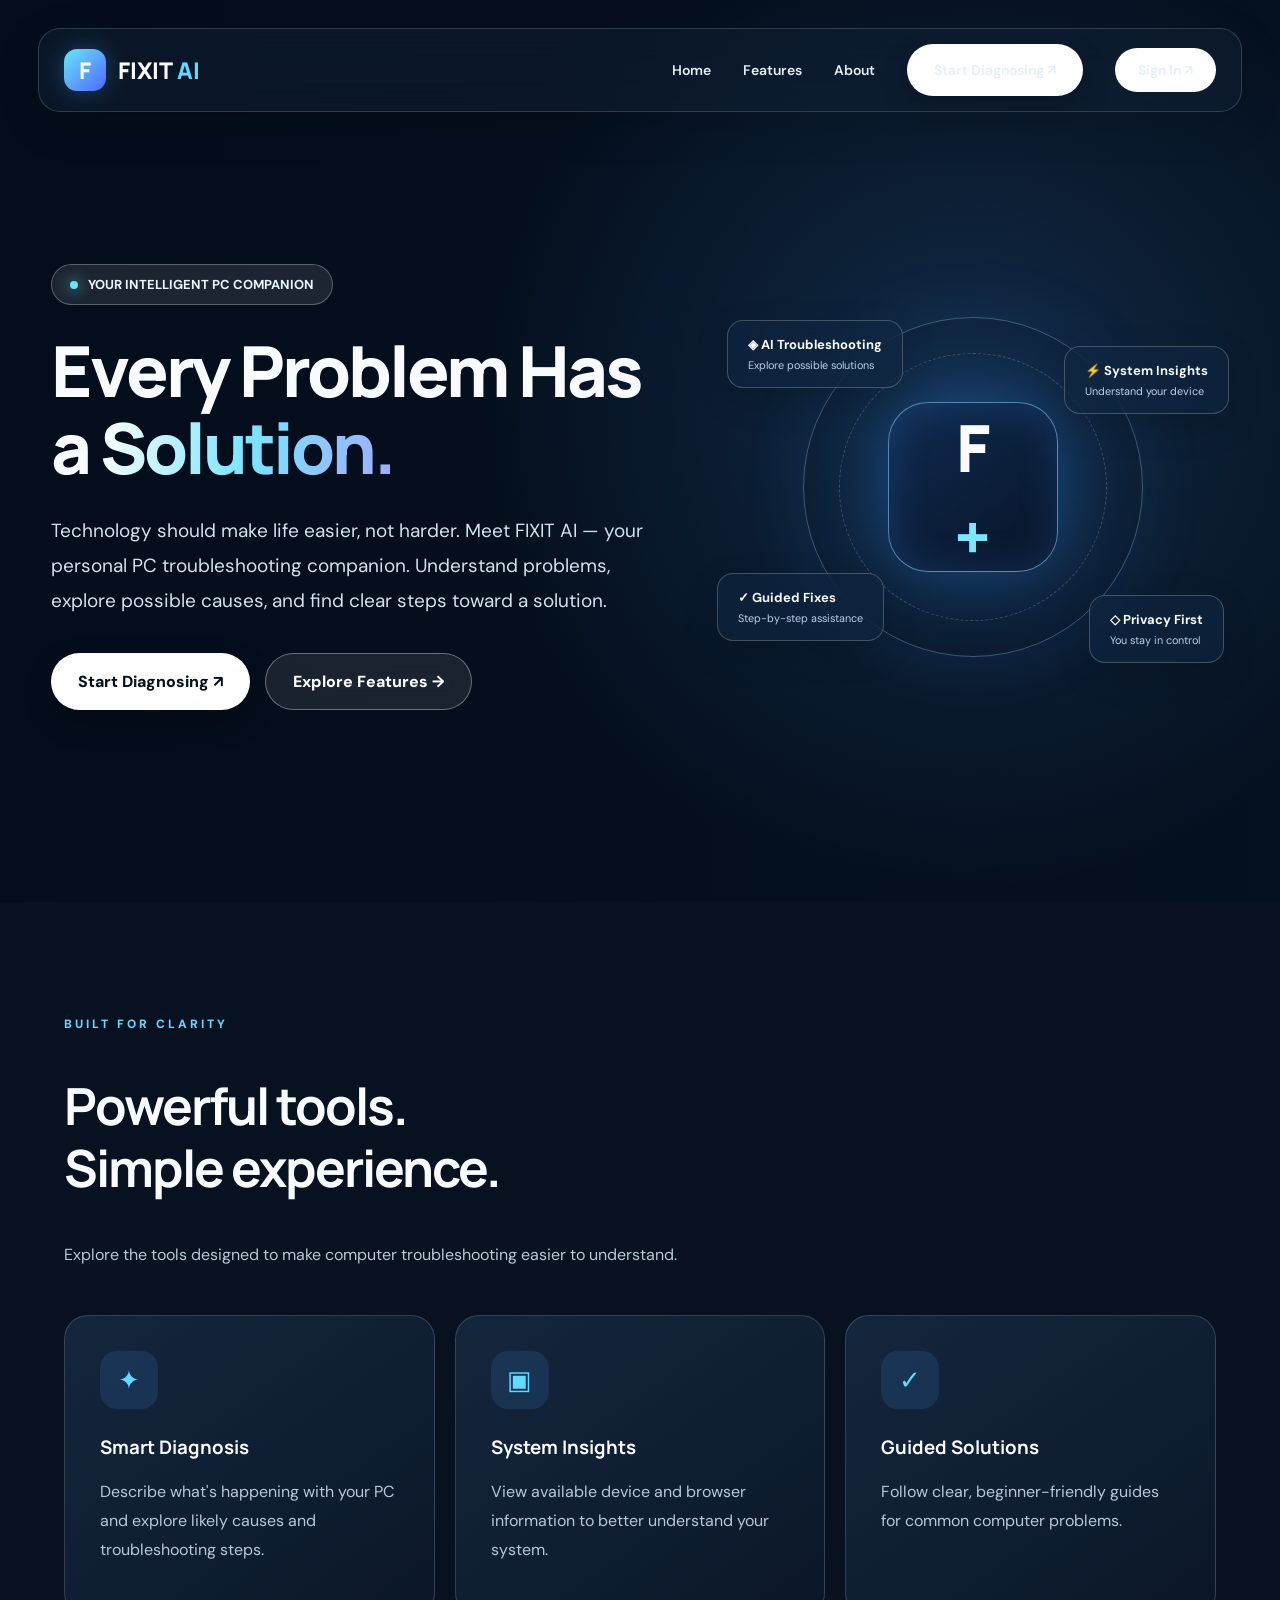
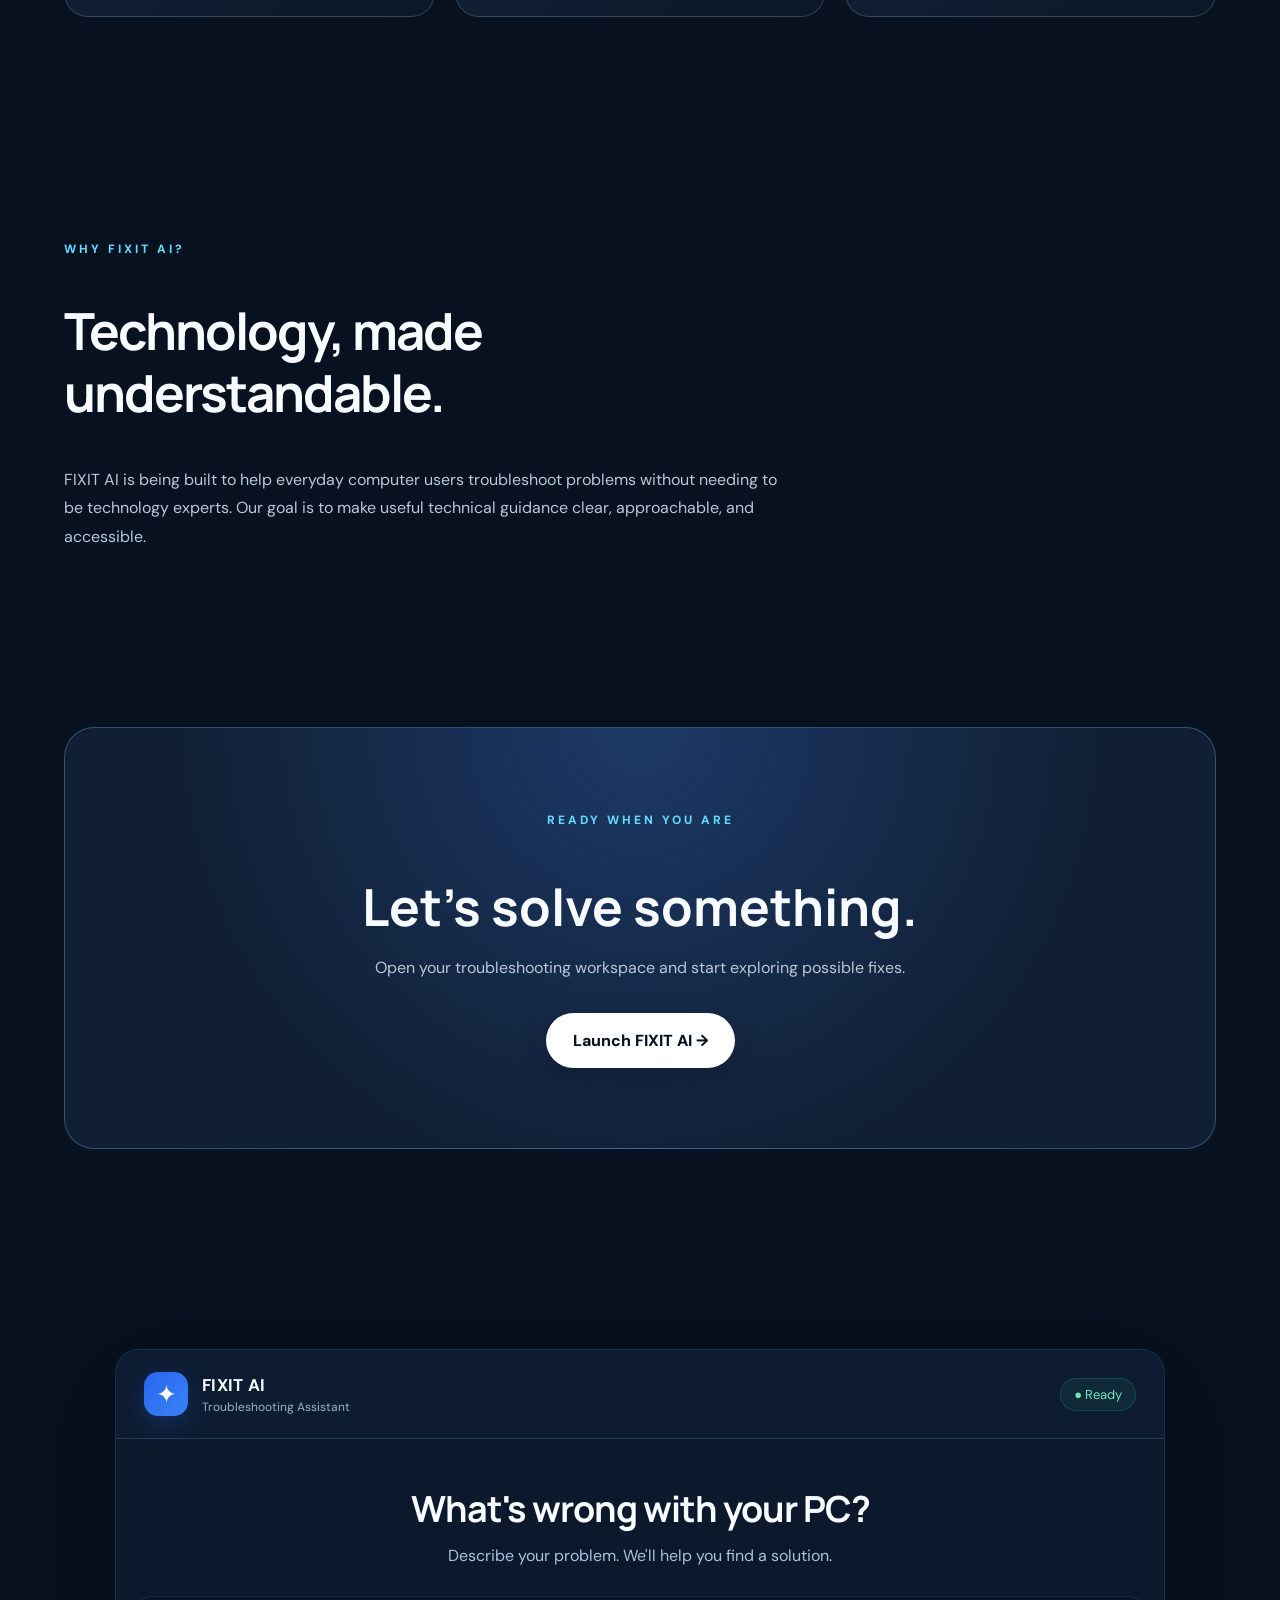
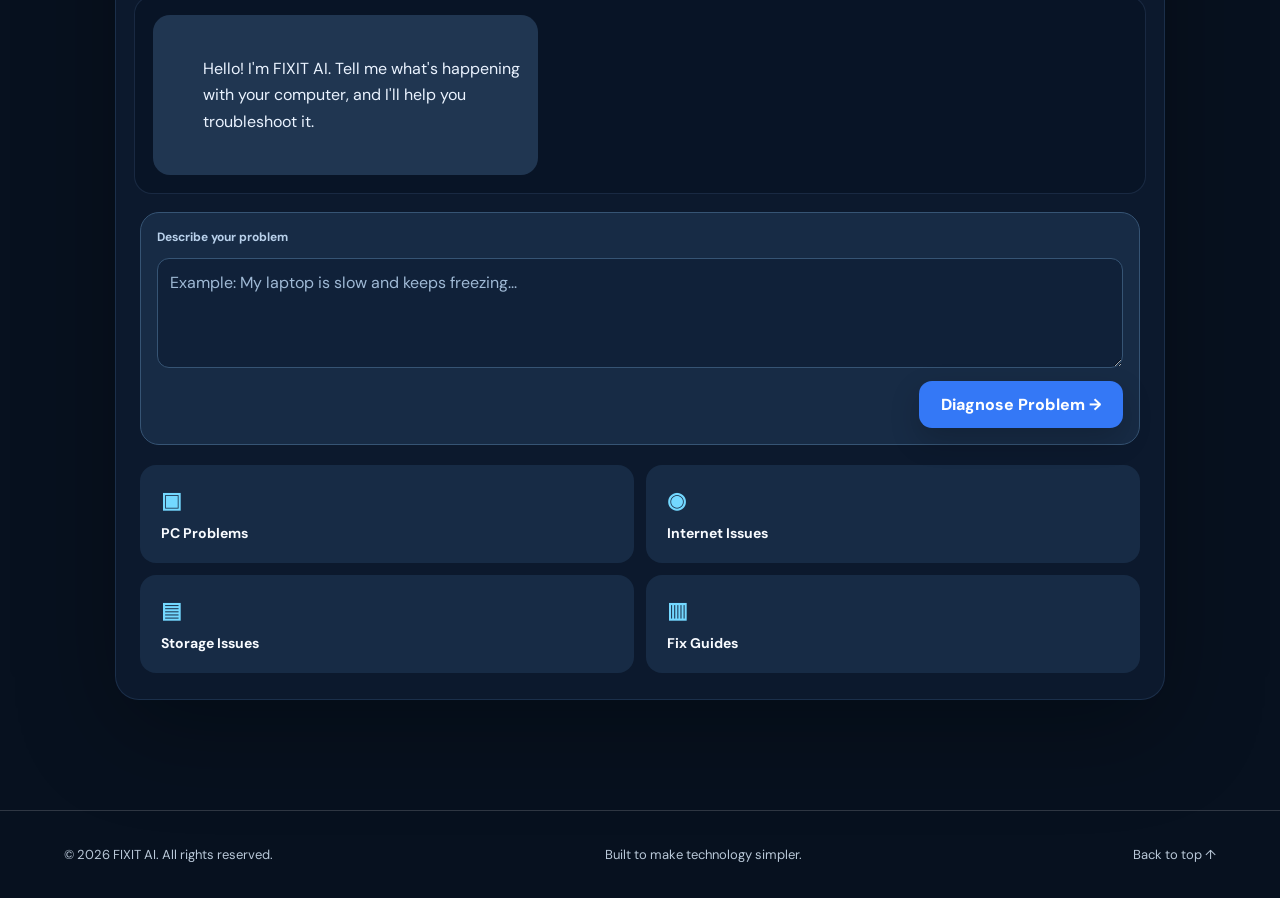
<file: index.html>
<!DOCTYPE html>
<html lang="en">
<head>
  <meta charset="UTF-8">
  <meta name="viewport" content="width=device-width, initial-scale=1">
  <meta name="theme-color" content="#07111f">
  <meta name="description" content="FIXIT AI helps you understand PC problems and find clear troubleshooting guidance.">
  <title>FIXIT AI — Every Problem Has a Solution</title>
  <link rel="stylesheet" href="home.css">
</head>
  <script src="assistant.js" defer></script>
<script src="mobile.js" defer></script>
<body>
  <header class="hero" id="home">
    <nav class="navbar" aria-label="Main navigation">
      <a href="#home" class="logo">
        <div class="logo-mark">F</div>
        <span>FIXIT <span>AI</span></span>
      </a>
<button class="menu-toggle"
        type="button"
        aria-label="Open navigation menu"
        aria-expanded="false"
        aria-controls="mobile-nav">
  ☰
</button>
      <div class="nav-links" id="mobile-nav">
        <a href="#home">Home</a>
        <a href="#features">Features</a>
        <a href="#about">About</a>
   <a href="#diagnose" class="btn btn-primary">
  Start Diagnosing ↗
</a>

      <a href="login.html" class="nav-cta">Sign In ↗</a>
    </nav>

    <div class="hero-content">
      <div>
        <div class="eyebrow">
          <span class="pulse"></span>
          YOUR INTELLIGENT PC COMPANION
        </div>

        <h1>
          Every Problem
          Has a
          <span class="gradient-text">Solution.</span>
        </h1>

        <p class="hero-description">
          Technology should make life easier, not harder.
          Meet FIXIT AI — your personal PC troubleshooting
          companion. Understand problems, explore possible
          causes, and find clear steps toward a solution.
        </p>

        <div class="hero-buttons">
          <a href="#diagnose" class="btn btn-primary">
            Start Diagnosing ↗
          </a>

          <a href="#features" class="btn btn-secondary">
            Explore Features →
          </a>
        </div>
      </div>

      <div class="visual" aria-label="FIXIT AI feature illustration">
        <div class="orbit"></div>
        <div class="ai-core">F<span>+</span></div>

        <div class="float-card card-one">
          ◈ AI Troubleshooting
          <small>Explore possible solutions</small>
        </div>

        <div class="float-card card-two">
          ⚡ System Insights
          <small>Understand your device</small>
        </div>

        <div class="float-card card-three">
          ✓ Guided Fixes
          <small>Step-by-step assistance</small>
        </div>

        <div class="float-card card-four">
          ◇ Privacy First
          <small>You stay in control</small>
        </div>
      </div>
    </div>
  </header>

  <main>
    <section class="section" id="features">
      <div class="section-heading">
        <span class="kicker">BUILT FOR CLARITY</span>
        <h2>Powerful tools.<br>Simple experience.</h2>
        <p>
          Explore the tools designed to make computer
          troubleshooting easier to understand.
        </p>
      </div>

      <div class="features">
        <article class="feature">
          <div class="feature-icon">✦</div>
          <h3>Smart Diagnosis</h3>
          <p>
            Describe what's happening with your PC
            and explore likely causes and troubleshooting steps.
          </p>
        </article>

        <article class="feature">
          <div class="feature-icon">▣</div>
          <h3>System Insights</h3>
          <p>
            View available device and browser information
            to better understand your system.
          </p>
        </article>

        <article class="feature">
          <div class="feature-icon">✓</div>
          <h3>Guided Solutions</h3>
          <p>
            Follow clear, beginner-friendly guides
            for common computer problems.
          </p>
        </article>
      </div>
    </section>

    <section class="section" id="about">
      <div class="section-heading">
        <span class="kicker">WHY FIXIT AI?</span>
        <h2>Technology, made understandable.</h2>
        <p>
          FIXIT AI is being built to help everyday
          computer users troubleshoot problems
          without needing to be technology experts.
          Our goal is to make useful technical
          guidance clear, approachable, and accessible.
        </p>
      </div>
    </section>

    <section class="cta-section">
      <span class="kicker">READY WHEN YOU ARE</span>
      <h2>Let's solve something.</h2>
      <p>
        Open your troubleshooting workspace and
        start exploring possible fixes.
      </p>
      <div class="hero-buttons" style="justify-content:center">
        <a href="#diagnose" class="btn btn-primary">
          Launch FIXIT AI →
        </a>
      </div>
    </section>
  </main>
  
<section class="section diagnosis-section" id="diagnose">
  <div class="section-heading">
    <span class="kicker">FIXIT AI ASSISTANT</span>
    <h2>What's wrong with your PC?</h2>
    <p>Describe your issue and explore possible solutions.</p>
  </div>

  <div class="diagnosis-box">
    <div class="assistant-heading">
      <div class="assistant-avatar">✦</div>
      <div>
        <strong>FIXIT AI</strong>
        <small>Troubleshooting Assistant</small>
      </div>
      <span class="assistant-status">● Ready</span>
    </div>


<div class="workspace-intro">
  <h2>What's wrong with your PC?</h2>
  <p>Describe your problem. We'll help you find a solution.</p>
</div>

<div id="chat-messages"
     class="chat-messages"
     role="log"
     aria-live="polite">

      <div class="chat-message assistant-message">
        Hello! I'm FIXIT AI. Tell me what's happening
        with your computer, and I'll help you
        troubleshoot it.
      </div>
    </div>

    <form id="diagnosis-form" class="chat-form">
      <label for="problem-input">Describe your problem</label>
      <textarea id="problem-input" rows="3"
        placeholder="Example: My laptop is slow and keeps freezing..."
        maxlength="1500" required></textarea>
      <button type="submit" class="btn btn-primary">
        Diagnose Problem →
      </button>
    </form>
  
<div class="quick-issues">
  <button class="quick-issue" type="button"
    data-problem="My PC is slow and freezing">
    <span class="quick-icon">▣</span>
    PC Problems
  </button>

  <button class="quick-issue" type="button"
    data-problem="My Wi-Fi or internet is not working">
    <span class="quick-icon">◉</span>
    Internet Issues
  </button>

  <button class="quick-issue" type="button"
    data-problem="My computer storage is full">
    <span class="quick-icon">▤</span>
    Storage Issues
  </button>

  <button class="quick-issue" type="button"
    data-problem="I need a troubleshooting guide">
    <span class="quick-icon">▥</span>
    Fix Guides
  </button>
</div>

  </div>
</section>


  <footer>
    <span>© 2026 FIXIT AI. All rights reserved.</span>
    <span>Built to make technology simpler.</span>
    <a href="#home">Back to top ↑</a>
  </footer>
</body>
</html>
</file>
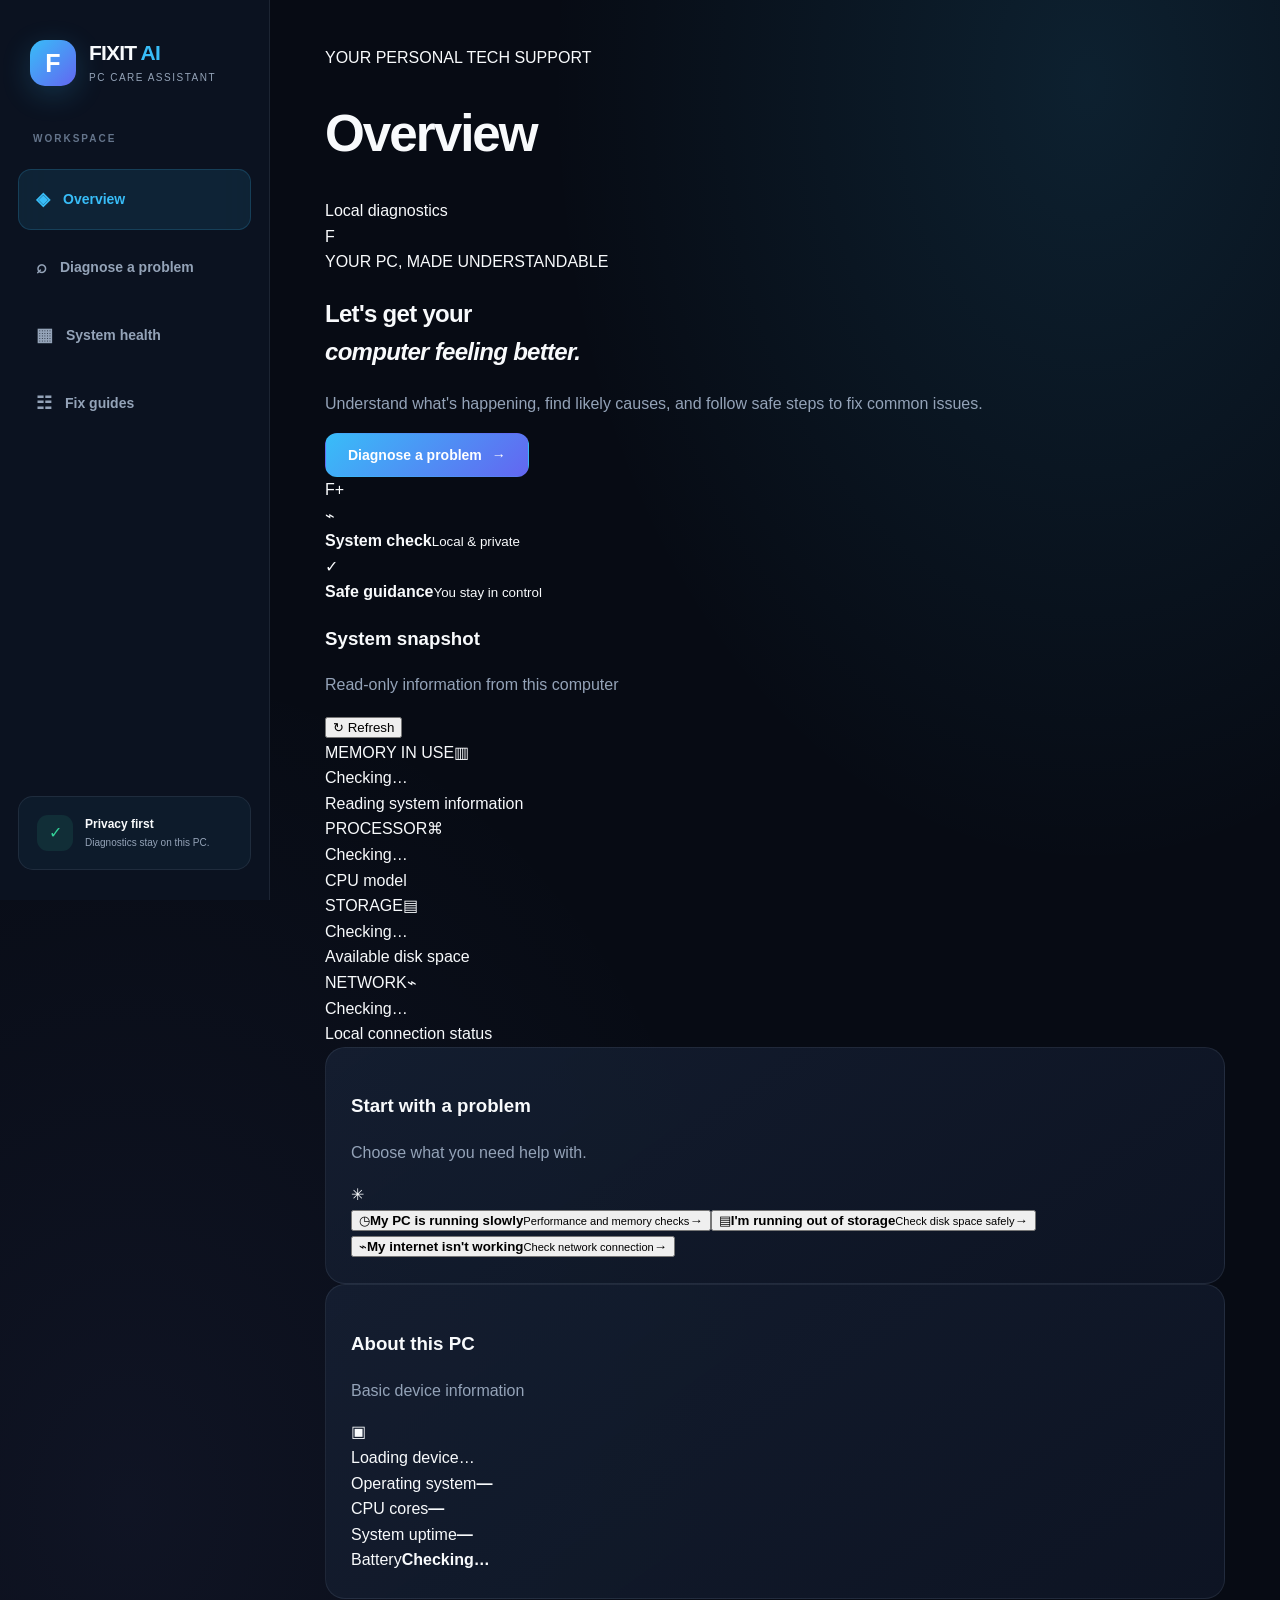
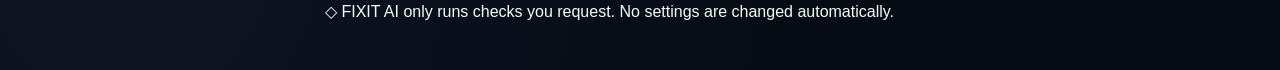
<file: dashboard.html>
<!doctype html>
<html lang="en">
<head>
  <meta charset="UTF-8">
  <meta http-equiv="Content-Security-Policy" content="default-src 'self'; style-src 'self'; script-src 'self'; img-src 'self' data:">
  <meta name="viewport" content="width=device-width, initial-scale=1.0">
  <title>FIXIT AI</title>
  <link rel="stylesheet" href="styles.css">
</head>
<body>
  <div class="app-shell">
    <aside class="sidebar">
      <div class="brand"><div class="brand-mark">F</div><div><strong>FIXIT<span> AI</span></strong><small>PC CARE ASSISTANT</small></div></div>
      <div class="nav-label">WORKSPACE</div>
      <button class="nav-item active" data-view="overview"><span>◈</span> Overview</button>
      <button class="nav-item" data-view="diagnose"><span>⌕</span> Diagnose a problem</button>
      <button class="nav-item" data-view="system"><span>▦</span> System health</button>
      <button class="nav-item" data-view="guides"><span>☷</span> Fix guides</button>
      <div class="sidebar-bottom"><div class="privacy-icon">✓</div><div><b>Privacy first</b><small>Diagnostics stay on this PC.</small></div></div>
    </aside>
    <main class="main">
      <header class="topbar"><div><div class="eyebrow">YOUR PERSONAL TECH SUPPORT</div><h1 id="page-title">Overview</h1></div><div class="top-right"><span class="status-dot"></span><span>Local diagnostics</span><div class="avatar">F</div></div></header>
      <section class="view active" id="view-overview">
        <div class="hero"><div class="hero-content"><div class="pill"><span class="pulse"></span> YOUR PC, MADE UNDERSTANDABLE</div><h2>Let's get your<br><em>computer feeling better.</em></h2><p>Understand what's happening, find likely causes, and follow safe steps to fix common issues.</p><button class="primary" data-go="diagnose">Diagnose a problem <span>→</span></button></div><div class="hero-art"><div class="orbit orbit-one"></div><div class="orbit orbit-two"></div><div class="core"><div class="core-inner">F<span>+</span></div></div><div class="float-card card-a"><span class="tiny-icon">⌁</span><div><b>System check</b><small>Local & private</small></div></div><div class="float-card card-b"><span class="check-circle">✓</span><div><b>Safe guidance</b><small>You stay in control</small></div></div></div></div>
        <div class="section-heading"><div><h3>System snapshot</h3><p>Read-only information from this computer</p></div><button class="text-button" id="refresh">↻ Refresh</button></div>
        <div class="metric-grid">
          <article class="metric"><div class="metric-top"><span>MEMORY IN USE</span><span class="metric-symbol">▥</span></div><div class="metric-value" id="ram-value">Checking…</div><div class="metric-note" id="ram-note">Reading system information</div><div class="progress"><span id="ram-bar"></span></div></article>
          <article class="metric"><div class="metric-top"><span>PROCESSOR</span><span class="metric-symbol">⌘</span></div><div class="metric-value" id="cpu-value">Checking…</div><div class="metric-note" id="cpu-note">CPU model</div></article>
          <article class="metric"><div class="metric-top"><span>STORAGE</span><span class="metric-symbol">▤</span></div><div class="metric-value" id="disk-value">Checking…</div><div class="metric-note" id="disk-note">Available disk space</div></article>
          <article class="metric"><div class="metric-top"><span>NETWORK</span><span class="metric-symbol">⌁</span></div><div class="metric-value" id="net-value">Checking…</div><div class="metric-note" id="net-note">Local connection status</div></article>
        </div>
        <div class="bottom-grid"><article class="panel"><div class="panel-title"><div><h3>Start with a problem</h3><p>Choose what you need help with.</p></div><span class="panel-icon">✳</span></div><div class="problem-list"><button class="problem" data-problem="slow"><span class="problem-ico amber">◷</span><span><b>My PC is running slowly</b><small>Performance and memory checks</small></span><span class="arrow">→</span></button><button class="problem" data-problem="storage"><span class="problem-ico blue">▤</span><span><b>I'm running out of storage</b><small>Check disk space safely</small></span><span class="arrow">→</span></button><button class="problem" data-problem="wifi"><span class="problem-ico violet">⌁</span><span><b>My internet isn't working</b><small>Check network connection</small></span><span class="arrow">→</span></button></div></article><article class="panel pc-panel"><div class="panel-title"><div><h3>About this PC</h3><p>Basic device information</p></div><span class="panel-icon">▣</span></div><div class="device-name" id="device-name">Loading device…</div><div class="info-row"><span>Operating system</span><b id="os-name">—</b></div><div class="info-row"><span>CPU cores</span><b id="cores">—</b></div><div class="info-row"><span>System uptime</span><b id="uptime">—</b></div><div class="info-row"><span>Battery</span><b id="battery">Checking…</b></div></article></div>
        <div class="footer-note"><span>◇</span> FIXIT AI only runs checks you request. No settings are changed automatically.</div>
      </section>
      <section class="view" id="view-diagnose">
        <div class="page-intro"><div class="pill"><span class="pulse"></span> GUIDED TROUBLESHOOTING</div><h2>What seems to be the problem?</h2><p>Choose an issue to get safe, beginner-friendly steps. This version uses built-in guides and local diagnostics; AI chat is not connected yet.</p></div>
        <div class="diagnose-grid">
          <button class="diagnose-card" data-problem="slow"><span class="big-ico amber">◷</span><h3>My PC is slow</h3><p>Check memory, uptime and common causes of sluggish performance.</p><span class="card-link">Start diagnosis →</span></button>
          <button class="diagnose-card" data-problem="storage"><span class="big-ico blue">▤</span><h3>Storage is full</h3><p>Check available drive space and learn safe ways to free space.</p><span class="card-link">Start diagnosis →</span></button>
          <button class="diagnose-card" data-problem="wifi"><span class="big-ico violet">⌁</span><h3>Wi-Fi or internet</h3><p>Check whether Windows reports a local network connection.</p><span class="card-link">Start diagnosis →</span></button>
        </div>
        <div id="diagnosis-result" class="panel diagnosis-result hidden"></div>
        <div class="panel custom-problem"><div class="panel-title"><div><h3>Describe another issue</h3><p>This prototype can save your description locally in the current screen and offer general next steps.</p></div></div><textarea id="custom-text" placeholder="Example: My laptop fan is loud and the computer feels hot…"></textarea><button class="primary" id="custom-submit">Get safe first steps <span>→</span></button><div id="custom-result" class="custom-result hidden"></div></div>
      </section>
      <section class="view" id="view-system">
        <div class="page-intro"><div class="pill"><span class="pulse"></span> READ-ONLY CHECKS</div><h2>System health</h2><p>Real local metrics where supported. This page does not run repairs or change settings.</p></div>
        <div class="system-layout"><div class="panel"><div class="panel-title"><div><h3>Memory</h3><p>Current system memory snapshot</p></div></div><div class="large-stat" id="sys-ram">—</div><div class="progress"><span id="sys-ram-bar"></span></div><div class="info-row"><span>In use</span><b id="sys-ram-used">—</b></div><div class="info-row"><span>Available</span><b id="sys-ram-free">—</b></div><div class="info-row"><span>Total installed/visible</span><b id="sys-ram-total">—</b></div></div><div class="panel"><div class="panel-title"><div><h3>Disk volumes</h3><p>Space on local drives</p></div></div><div id="disk-list" class="disk-list">Loading drives…</div></div><div class="panel full"><div class="panel-title"><div><h3>Network interfaces</h3><p>Local IPv4 addresses; no internet speed test is performed.</p></div></div><div id="network-list">Checking network…</div></div></div>
        <div class="actions-row"><button class="secondary" id="save-report">↓ Save diagnostic report</button><button class="secondary" id="system-refresh">↻ Refresh checks</button></div><div id="report-status" class="subtle"></div>
      </section>
      <section class="view" id="view-guides">
        <div class="page-intro"><div class="pill"><span class="pulse"></span> SIMPLE STEPS, NO GUESSWORK</div><h2>Fix guides</h2><p>Start with low-risk checks. Stop if a step doesn't match what you see.</p></div>
        <div class="guides-grid">
          <article class="panel guide"><div class="guide-head"><span class="big-ico amber">◷</span><span class="tag">PERFORMANCE</span></div><h3>When your PC feels slow</h3><ol><li>Save your work and restart if you have not restarted recently.</li><li>Open Task Manager with <kbd>Ctrl</kbd> + <kbd>Shift</kbd> + <kbd>Esc</kbd>.</li><li>On the Processes tab, check which apps use the most CPU or memory.</li><li>Close only apps you recognize and are not using.</li><li>Check available storage in Windows Settings.</li></ol><button class="text-button" data-problem="slow">Check my system →</button></article>
          <article class="panel guide"><div class="guide-head"><span class="big-ico blue">▤</span><span class="tag">STORAGE</span></div><h3>When storage is nearly full</h3><ol><li>Open Settings → System → Storage.</li><li>Review temporary files before removing anything.</li><li>Use Windows Storage Sense if appropriate.</li><li>Back up important files before moving or deleting them.</li><li>Never delete unfamiliar system folders to free space.</li></ol><button class="text-button" data-problem="storage">Check my drives →</button></article>
          <article class="panel guide"><div class="guide-head"><span class="big-ico violet">⌁</span><span class="tag">CONNECTIVITY</span></div><h3>When Wi-Fi or internet fails</h3><ol><li>Check whether other devices can access the internet.</li><li>Confirm Wi-Fi is enabled and airplane mode is off.</li><li>Reconnect to your known network.</li><li>Restart the router only if you can safely do so and others are aware.</li><li>If it still fails, note any exact error message before changing settings.</li></ol><button class="text-button" data-problem="wifi">Check network →</button></article>
        </div>
        <div class="footer-note"><span>i</span> These are general first steps, not a guarantee of a diagnosis. Never share passwords or verification codes with support tools.</div>
      </section>
    </main>
  </div>
  <script src="renderer.js"></script>
</body>
</html>
</file>
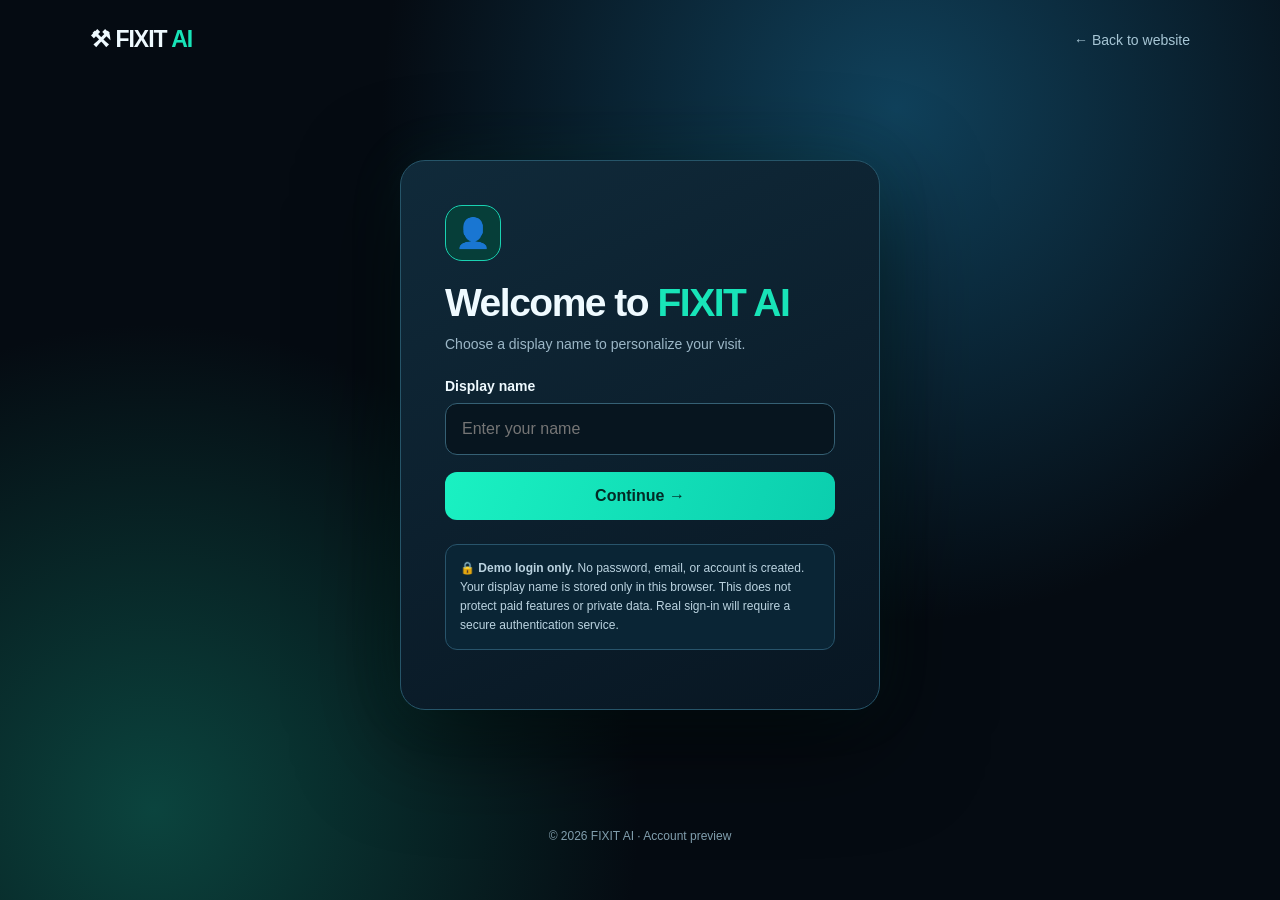
<file: login.html>
<!doctype html><html lang="en"><head><meta charset="utf-8"><meta name="viewport" content="width=device-width,initial-scale=1"><meta name="theme-color" content="#061019"><title>Log in · FIXIT AI</title><style>
:root{color-scheme:dark;--mint:#18e4b8;--text:#effaff;--muted:#9cb7c7}*{box-sizing:border-box}body{margin:0;min-height:100vh;font-family:Inter,Segoe UI,Arial,sans-serif;color:var(--text);background:radial-gradient(circle at 70% 12%,#10415b 0,transparent 43%),radial-gradient(circle at 12% 90%,#0b443e 0,transparent 35%),#050b12}a{color:inherit}.top{display:flex;align-items:center;justify-content:space-between;padding:26px max(24px,calc((100vw - 1100px)/2));gap:20px}.logo{text-decoration:none;font-weight:900;font-size:23px;letter-spacing:-1px}.logo span,.accent{color:var(--mint)}.back{color:#a7c6d5;font-size:14px;text-decoration:none}.back:hover{color:var(--mint)}main{min-height:calc(100vh - 150px);display:grid;place-items:center;padding:32px 18px 70px}.box{width:min(100%,480px);background:linear-gradient(155deg,#102a3a,#081622);border:1px solid #265569;border-radius:25px;padding:clamp(26px,5vw,44px);box-shadow:0 30px 100px #0009,0 0 60px #0ccaa914}.icon{width:56px;height:56px;border-radius:17px;background:#063e39;border:1px solid #1ad2b2;display:grid;place-items:center;font-size:29px;margin-bottom:20px}h1{font-size:clamp(30px,5vw,39px);letter-spacing:-1.5px;margin:0 0 8px}p{color:var(--muted);line-height:1.65;margin:0 0 22px;font-size:14px}label{display:block;font-size:14px;font-weight:750;margin-bottom:9px}input{width:100%;background:#07151f;border:1px solid #356074;border-radius:12px;padding:16px;color:white;font:inherit;outline:none}input:focus{border-color:var(--mint);box-shadow:0 0 0 3px #18e4b822}button{width:100%;border:0;border-radius:12px;background:linear-gradient(110deg,#1af1c2,#0bceae);color:#032a26;padding:15px;margin-top:17px;font:inherit;font-weight:850;cursor:pointer}button:hover{filter:brightness(1.08)}.notice{margin-top:24px;border:1px solid #28546b;background:#0a2535;padding:14px;border-radius:12px;font-size:12px;color:#bbd3e0;line-height:1.6}.status{margin:15px 0 0;color:var(--mint);font-size:14px}.hide{display:none}.secondary{background:transparent;border:1px solid #31576a;color:#e5f9ff;margin-top:10px}footer{text-align:center;color:#819ead;font-size:12px;padding:0 20px 24px}@media(max-width:520px){.top{padding:20px}.box{border-radius:18px}}
</style></head><body><header class="top"><a class="logo" href="index.html">⚒ FIXIT <span>AI</span></a><a class="back" href="index.html">← Back to website</a></header><main><section class="box"><div class="icon">👤</div><div id="entry"><h1>Welcome to <span class="accent">FIXIT AI</span></h1><p>Choose a display name to personalize your visit.</p><form id="nameForm"><label for="name">Display name</label><input id="name" type="text" minlength="2" maxlength="30" autocomplete="nickname" placeholder="Enter your name" required><button type="submit">Continue →</button></form></div><div id="welcome" class="hide"><h1>You're in, <span class="accent" id="shown"></span>!</h1><p>This is a preview of the future FIXIT AI account experience.</p><a href="index.html" style="text-decoration:none"><button type="button">Go to FIXIT AI →</button></a><button id="logout" class="secondary" type="button">Clear this device's display name</button></div><div class="notice">🔒 <strong>Demo login only.</strong> No password, email, or account is created. Your display name is stored only in this browser. This does not protect paid features or private data. Real sign-in will require a secure authentication service.</div><div class="status" id="status" role="status"></div></section></main><footer>© 2026 FIXIT AI · Account preview</footer><script>
const entry=document.getElementById('entry'),welcome=document.getElementById('welcome'),shown=document.getElementById('shown'),status=document.getElementById('status');function render(){let n='';try{n=localStorage.getItem('fixit_demo_name')||''}catch(e){status.textContent='Browser storage is disabled; the name may not be saved.'}entry.classList.toggle('hide',!!n);welcome.classList.toggle('hide',!n);shown.textContent=n}document.getElementById('nameForm').addEventListener('submit',e=>{e.preventDefault();const n=document.getElementById('name').value.trim();if(n.length<2)return;try{localStorage.setItem('fixit_demo_name',n)}catch(e){status.textContent='Your browser could not save the name.'}render()});document.getElementById('logout').addEventListener('click',()=>{try{localStorage.removeItem('fixit_demo_name')}catch(e){}render()});render();
</script></body></html>
</file>
<file: home.css>
@import url('https://fonts.googleapis.com/css2?family=DM+Sans:wght@400;500;600;700&family=Manrope:wght@400;500;600;700;800&display=swap');

:root {
  --bg: #07111f;
  --white: #f8fbff;
  --muted: #b9c8d8;
  --cyan: #63d9ff;
  --blue: #477dff;
  --border: rgba(255,255,255,.16);
}

* { box-sizing: border-box; }

html { scroll-behavior: smooth; }

body {
  margin: 0;
  background: var(--bg);
  color: var(--white);
  font-family: 'DM Sans', sans-serif;
}

button, a { font: inherit; }
a { text-decoration: none; color: inherit; }

.hero {
  min-height: 100vh;
  position: relative;
  overflow: hidden;
  background:
    linear-gradient(90deg,
      rgba(3,12,26,.83),
      rgba(3,15,31,.38)),
    linear-gradient(0deg,
      #07111f 0%, transparent 40%),
    url('https://images.unsplash.com/photo-1464822759023-fed622ff2c3b?auto=format&fit=crop&w=2200&q=85')
    center/cover no-repeat;
}

.hero::before {
  content: '';
  position: absolute;
  inset: 0;
  background: radial-gradient(
    circle at 75% 45%,
    rgba(72,165,255,.18),
    transparent 45%
  );
  pointer-events: none;
}

.navbar {
  position: relative;
  z-index: 10;
  width: min(94%, 1450px);
  margin: 28px auto 0;
  padding: 15px 25px;
  display: flex;
  align-items: center;
  justify-content: space-between;
  gap: 25px;
  border: 1px solid var(--border);
  border-radius: 22px;
  background: rgba(17,34,54,.48);
  backdrop-filter: blur(24px);
  box-shadow: 0 12px 45px rgba(0,0,0,.12);
}

.logo {
  display: flex;
  align-items: center;
  gap: 12px;
  font-family: Manrope, sans-serif;
  font-size: 23px;
  font-weight: 800;
  white-space: nowrap;
}

.logo-mark {
  width: 42px;
  height: 42px;
  display: grid;
  place-items: center;
  border-radius: 13px;
  background: linear-gradient(135deg,#67e8f9,#5266ff);
  box-shadow: 0 0 25px rgba(90,174,255,.3);
}

.logo span span { color: var(--cyan); }

.nav-links {
  display: flex;
  align-items: center;
  gap: 32px;
}

.nav-links a {
  font-size: 14px;
  font-weight: 600;
  color: #e5eef9;
  transition: color .25s;
}

.nav-links a:hover { color: var(--cyan); }

.nav-cta {
  padding: 13px 23px;
  border-radius: 30px;
  background: white;
  color: #07111f;
  font-weight: 800;
  white-space: nowrap;
}

.hero-content {
  position: relative;
  z-index: 2;
  width: min(92%, 1380px);
  margin: auto;
  min-height: calc(100vh - 110px);
  display: grid;
  grid-template-columns: 1.1fr .9fr;
  align-items: center;
  gap: 40px;
  padding: 75px 0 115px;
}

.eyebrow {
  display: inline-flex;
  align-items: center;
  gap: 10px;
  padding: 11px 18px;
  border: 1px solid rgba(255,255,255,.28);
  border-radius: 40px;
  background: rgba(255,255,255,.1);
  backdrop-filter: blur(12px);
  color: #e8f7ff;
  font-size: 13px;
  font-weight: 700;
}

.pulse {
  width: 8px;
  height: 8px;
  border-radius: 50%;
  background: #67e8f9;
  box-shadow: 0 0 15px #67e8f9;
}

h1, h2, h3 {
  font-family: Manrope, sans-serif;
}

h1 {
  margin: 27px 0;
  max-width: 850px;
  font-size: clamp(44px,5.5vw,88px);
  line-height: 1.09;
  letter-spacing: -3px;
  font-weight: 800;
}

.gradient-text {
  background: linear-gradient(100deg,#fff,#7be4ff,#9eabff);
  -webkit-background-clip: text;
  background-clip: text;
  color: transparent;
}

.hero-description {
  max-width: 600px;
  font-size: clamp(16px,1.5vw,19px);
  line-height: 1.85;
  color: #d3e0ee;
}

.hero-buttons {
  display: flex;
  flex-wrap: wrap;
  gap: 15px;
  margin-top: 35px;
}

.btn {
  display: inline-flex;
  align-items: center;
  justify-content: center;
  gap: 12px;
  padding: 17px 27px;
  border-radius: 40px;
  font-weight: 800;
  transition: transform .25s, box-shadow .25s;
}

.btn:hover { transform: translateY(-4px); }

.btn-primary {
  background: white;
  color: #07111f;
  box-shadow: 0 12px 30px rgba(0,0,0,.2);
}

.btn-secondary {
  color: white;
  border: 1px solid rgba(255,255,255,.35);
  background: rgba(255,255,255,.09);
  backdrop-filter: blur(12px);
}

.visual {
  position: relative;
  min-height: 440px;
  display: grid;
  place-items: center;
}

.orbit {
  position: absolute;
  width: 340px;
  height: 340px;
  border: 1px solid rgba(173,226,255,.3);
  border-radius: 50%;
  box-shadow: 0 0 70px rgba(66,157,255,.1);
}

.orbit::after {
  content: '';
  position: absolute;
  inset: 35px;
  border: 1px dashed rgba(255,255,255,.2);
  border-radius: 50%;
  animation: rotate 35s linear infinite;
}

.ai-core {
  position: relative;
  z-index: 2;
  width: 170px;
  height: 170px;
  display: grid;
  place-items: center;
  border-radius: 40px;
  background: linear-gradient(145deg,#102b50,#071326);
  border: 1px solid rgba(130,210,255,.6);
  box-shadow:
    0 0 75px rgba(47,148,255,.38),
    inset 0 0 40px rgba(65,145,255,.2);
  font: 800 65px Manrope,sans-serif;
  animation: float 6s ease-in-out infinite;
}

.ai-core span { color: #7de6ff; }

.float-card {
  position: absolute;
  z-index: 3;
  padding: 15px 20px;
  border: 1px solid rgba(255,255,255,.22);
  border-radius: 16px;
  background: rgba(16,38,64,.58);
  backdrop-filter: blur(18px);
  box-shadow: 0 12px 35px rgba(0,0,0,.15);
  font-size: 13px;
  font-weight: 700;
  animation: float 6s ease-in-out infinite;
}

.float-card small {
  display: block;
  margin-top: 5px;
  color: #b7d1e7;
  font-weight: 400;
}

.card-one { top: 12%; left: 2%; }
.card-two { top: 18%; right: 0; animation-delay: -2s; }
.card-three { bottom: 15%; left: 0; animation-delay: -4s; }
.card-four { bottom: 10%; right: 1%; animation-delay: -1s; }

.section {
  padding: 110px max(5%,calc((100vw - 1300px)/2));
}

.section-heading {
  max-width: 720px;
  margin-bottom: 45px;
}

.section-heading h2 {
  font-size: clamp(32px,4vw,56px);
  letter-spacing: -2px;
  line-height: 1.2;
}

.section-heading p {
  color: var(--muted);
  line-height: 1.8;
}

.kicker {
  color: var(--cyan);
  font-size: 12px;
  font-weight: 800;
  letter-spacing: 3px;
}

.features {
  display: grid;
  grid-template-columns: repeat(3,1fr);
  gap: 20px;
}

.feature {
  padding: 35px;
  border: 1px solid var(--border);
  border-radius: 24px;
  background: linear-gradient(145deg,#14263d,#0b1728);
  transition: transform .3s, border-color .3s;
}

.feature:hover {
  transform: translateY(-7px);
  border-color: rgba(99,217,255,.5);
}

.feature-icon {
  width: 58px;
  height: 58px;
  display: grid;
  place-items: center;
  border-radius: 17px;
  background: rgba(74,163,255,.13);
  color: var(--cyan);
  font-size: 26px;
}

.feature h3 { margin-top: 25px; }
.feature p { color: var(--muted); line-height: 1.8; }

.cta-section {
  margin: 20px auto 90px;
  width: min(90%,1300px);
  padding: 80px 35px;
  text-align: center;
  border: 1px solid rgba(118,202,255,.3);
  border-radius: 30px;
  background:
    radial-gradient(circle at 50% 0%,rgba(64,135,255,.25),transparent 65%),
    #101f34;
}

.cta-section h2 {
  font-size: clamp(30px,4vw,55px);
  margin-bottom: 15px;
}

.cta-section p { color: var(--muted); }

footer {
  padding: 35px 5%;
  display: flex;
  justify-content: space-between;
  flex-wrap: wrap;
  gap: 20px;
  border-top: 1px solid var(--border);
  color: var(--muted);
  font-size: 13px;
}

@keyframes float {
  0%,100% { transform: translateY(0); }
  50% { transform: translateY(-14px); }
}

@keyframes rotate {
  to { transform: rotate(360deg); }
}

@media(max-width:1050px) {
  .nav-links { gap: 15px; }
  .hero-content { grid-template-columns: 1fr; }
  .visual { min-height: 390px; }
}

@media(max-width:700px) {
  .navbar { flex-wrap: wrap; padding: 15px; }
  .nav-links {
    order: 3;
    width: 100%;
    justify-content: center;
    flex-wrap: wrap;
    gap: 15px;
  }
  .nav-cta { padding: 10px 16px; }
  .hero-content { padding: 75px 0; }
  h1 { letter-spacing: -2px; }
  .features { grid-template-columns: 1fr; }
  .visual { transform: scale(.82); margin: -30px 0; }
  .section { padding: 75px 6%; }
  .cta-section { padding: 55px 22px; }
}
@media (prefers-reduced-motion: reduce) {
  *, *::before, *::after {
    animation: none !important;
    scroll-behavior: auto !important;
  }
}
    
/* FIXIT AI — Diagnosis Assistant */

.diagnosis-section {
  scroll-margin-top: 30px;
}

.diagnosis-box {
  max-width: 900px;
  margin: auto;
  overflow: hidden;
  border: 1px solid rgba(120, 200, 255, .25);
  border-radius: 26px;
  background: #101e31;
  box-shadow: 0 25px 90px rgba(0, 0, 0, .25);
}

.assistant-heading {
  display: flex;
  align-items: center;
  gap: 15px;
  padding: 23px;
  border-bottom: 1px solid rgba(255,255,255,.1);
}

.assistant-avatar {
  width: 48px;
  height: 48px;
  display: grid;
  place-items: center;
  border-radius: 15px;
  background: linear-gradient(135deg,#38bdf8,#6366f1);
  font-size: 25px;
}

.assistant-heading strong,
.assistant-heading small {
  display: block;
}

.assistant-heading small {
  color: #9db3c9;
  margin-top: 3px;
}

.assistant-status {
  margin-left: auto;
  color: #6ee7b7;
  font-size: 13px;
}

.chat-messages {
  min-height: 280px;
  max-height: 450px;
  overflow-y: auto;
  padding: 28px;
  display: flex;
  flex-direction: column;
  gap: 17px;
}

.chat-message {
  max-width: 85%;
  padding: 16px 20px;
  border-radius: 18px;
  line-height: 1.75;
  white-space: pre-wrap;
  overflow-wrap: anywhere;
}

.assistant-message {
  align-self: flex-start;
  background: #1c3049;
  color: #e9f3ff;
}

.user-message {
  align-self: flex-end;
  background: linear-gradient(135deg,#2563eb,#4f46e5);
  color: white;
}

.chat-form {
  display: flex;
  flex-direction: column;
  gap: 13px;
  padding: 25px;
  border-top: 1px solid rgba(255,255,255,.1);
}

.chat-form label {
  font-size: 13px;
  color: #b9c8d8;
}

.chat-form textarea {
  width: 100%;
  padding: 18px;
  resize: vertical;
  background: #0b1728;
  border: 1px solid #344a65;
  border-radius: 15px;
  color: white;
  font: inherit;
  outline: none;
}

.chat-form textarea:focus {
  border-color: #63d9ff;
}

.chat-form button {
  align-self: flex-end;
  border: 0;
  cursor: pointer;
}

@media(max-width:600px) {
  .assistant-heading { flex-wrap: wrap; }
  .chat-messages { padding: 16px; }
  .chat-form { padding: 16px; }
  .chat-message { max-width: 95%; }
}

  }
}

/* FIXIT AI — AURA DIAGNOSIS WORKSPACE */

.diagnosis-section {
  padding: 85px 5%;
  background:
    radial-gradient(circle at 50% 0%,
      rgba(36, 101, 200, .12), transparent 55%),
    #07111f;
}

.diagnosis-section > .section-heading {
  display: none;
}

.diagnosis-box {
  max-width: 1050px;
  margin: 0 auto;
  border-radius: 24px;
  border: 1px solid rgba(109, 164, 225, .16);
  background: #0c192d;
  box-shadow: 0 30px 100px rgba(0,0,0,.3);
  overflow: hidden;
}

.assistant-heading {
  padding: 22px 28px;
  background: #0d1c32;
  border-bottom: 1px solid #263b55;
}

.assistant-avatar {
  width: 44px;
  height: 44px;
  border-radius: 14px;
  background: linear-gradient(135deg,#2865ef,#3b82f6);
  box-shadow: 0 8px 25px rgba(45,110,255,.2);
}

.assistant-heading strong {
  font-size: 17px;
  letter-spacing: .3px;
}

.assistant-heading small {
  font-size: 12px;
}

.assistant-status {
  padding: 7px 13px;
  border: 1px solid rgba(52,211,153,.2);
  border-radius: 30px;
  background: rgba(52,211,153,.07);
}

.workspace-intro {
  padding: 45px 25px 12px;
  text-align: center;
}

.workspace-intro h2 {
  margin: 0 0 12px;
  font-size: clamp(25px,3vw,36px);
  letter-spacing: -1px;
}

.workspace-intro p {
  margin: 0;
  color: #a9c2df;
  font-size: 16px;
}

.diagnosis-box .chat-messages {
  min-height: 110px;
  max-height: 350px;
  padding: 22px 28px;
}

.diagnosis-box .chat-form {
  position: relative;
  margin: 10px 24px 20px;
  padding: 16px;
  border: 1px solid #365474;
  border-radius: 19px;
  background: #172b45;
}

.diagnosis-box .chat-form label {
  font-size: 12px;
  font-weight: 700;
  color: #b9d1eb;
}

.diagnosis-box .chat-form textarea {
  min-height: 85px;
  border: 0;
  background: transparent;
  padding: 12px 0;
  box-shadow: none;
  color: white;
  font-size: 15px;
}

.diagnosis-box .chat-form textarea::placeholder {
  color: #9fb9d5;
}

.diagnosis-box .chat-form button {
  padding: 13px 22px;
  background: #3478f6;
  border-radius: 13px;
}

.diagnosis-box .chat-form button:hover {
  background: #4c8cff;
}

.quick-issues {
  display: grid;
  grid-template-columns: repeat(2,1fr);
  gap: 12px;
  padding: 0 24px 26px;
}

.quick-issue {
  display: flex;
  flex-direction: column;
  gap: 9px;
  padding: 20px;
  border: 1px solid transparent;
  border-radius: 16px;
  background: #172b45;
  color: #f8fbff;
  font: inherit;
  font-size: 14px;
  font-weight: 700;
  text-align: left;
  cursor: pointer;
  transition: background .2s, transform .2s,
    border-color .2s;
}

.quick-issue:hover {
  transform: translateY(-3px);
  background: #203a5a;
  border-color: #3976b9;
}

.quick-icon {
  color: #73d8ff;
  font-size: 22px;
}

@media(max-width:600px) {
  .diagnosis-section { padding: 45px 4%; }
  .workspace-intro { padding: 30px 15px 10px; }
  .diagnosis-box .chat-form { margin: 10px 14px 18px; }
  .quick-issues { padding: 0 14px 18px; }
  .quick-issue { padding: 15px; }
}

/* FIXIT AI — Workspace layout corrections */

.assistant-heading {
  display: flex;
  flex-direction: row;
  align-items: center;
  gap: 14px;
}

.assistant-heading > div:nth-child(2) {
  flex: 1;
}

.assistant-status {
  margin-left: auto;
}

.workspace-intro {
  text-align: center;
}

.diagnosis-box .chat-form {
  display: flex;
  flex-direction: column;
  align-items: stretch;
}

.diagnosis-box .chat-form textarea {
  display: block;
  width: 100%;
  min-height: 100px;
  resize: vertical;
  font-family: inherit;
  color: #fff;
}

.diagnosis-box .chat-form button {
  align-self: flex-end;
}

/* ===================================
   FIXIT AI 4.0 — MOBILE EXPERIENCE
   =================================== */

html, body {
  max-width: 100%;
  overflow-x: clip;
}

img, video, svg {
  max-width: 100%;
}

/* Mobile navigation trigger */
.menu-toggle {
  display: none;
  width: 46px;
  height: 46px;
  align-items: center;
  justify-content: center;
  border: 1px solid rgba(255,255,255,.22);
  border-radius: 14px;
  background: rgba(255,255,255,.09);
  color: white;
  font-size: 25px;
  cursor: pointer;
}

/* Better assistant appearance */
.diagnosis-box .chat-messages {
  display: flex;
  flex-direction: column;
  gap: 14px;
}

.diagnosis-box .chat-message {
  max-width: min(85%, 650px);
  padding: 16px 19px;
  border-radius: 18px;
  line-height: 1.65;
  white-space: pre-wrap;
  overflow-wrap: anywhere;
}

.diagnosis-box .assistant-message {
  align-self: flex-start;
  background: #1c3049;
  color: #e9f3ff;
}

.diagnosis-box .user-message {
  align-self: flex-end;
  background: linear-gradient(135deg,#2563eb,#4f46e5);
  color: white;
}

.diagnosis-box .chat-form textarea {
  display: block;
  width: 100%;
  min-width: 0;
  min-height: 110px;
  padding: 12px;
  background: #102139;
  border: 1px solid #365474;
  border-radius: 12px;
  color: white;
  font-size: 16px;
  line-height: 1.5;
}

.diagnosis-box .chat-form button {
  color: white;
  border: 0;
}

/* Tablets and smaller screens */
@media (max-width: 900px) {
  .hero-content {
    grid-template-columns: 1fr;
    gap: 25px;
    padding: 65px 0;
  }

  .hero-content > div:first-child {
    min-width: 0;
  }

  .features {
    grid-template-columns: 1fr;
  }

  .visual {
    width: 100%;
    max-width: 540px;
    margin: auto;
  }

  .navbar {
    flex-wrap: wrap;
  }

  .menu-toggle {
    display: flex;
    margin-left: auto;
  }

  .nav-links {
    display: none;
    order: 3;
    width: 100%;
    flex-direction: column;
    align-items: stretch;
    gap: 4px;
    padding: 14px 0;
  }

  .nav-links.is-open {
    display: flex;
  }

  .nav-links a,
  .navbar > .nav-cta {
    display: block;
    padding: 13px 16px;
    border-radius: 12px;
  }

  .navbar > .nav-cta {
    order: 4;
    width: 100%;
    text-align: center;
  }

  .nav-links a:hover {
    background: rgba(255,255,255,.08);
  }
}

/* Smartphones */
@media (max-width: 600px) {
  .navbar {
    width: calc(100% - 28px);
    margin-top: 14px;
    padding: 12px;
    border-radius: 18px;
    gap: 10px;
  }

  .logo {
    font-size: 19px;
    gap: 9px;
  }

  .logo-mark {
    width: 39px;
    height: 39px;
  }

  .hero {
    min-height: auto;
    background-position: 58% center;
  }

  .hero-content {
    width: calc(100% - 36px);
    min-height: auto;
    padding: 70px 0 45px;
  }

  .hero h1 {
    font-size: clamp(38px, 10vw, 56px);
    line-height: 1.12;
    letter-spacing: -1.8px;
    overflow-wrap: break-word;
  }

  .eyebrow {
    font-size: 10px;
    padding: 10px 12px;
    letter-spacing: .2px;
  }

  .hero-description {
    font-size: 15px;
    line-height: 1.75;
  }

  .hero-buttons {
    flex-direction: column;
    gap: 12px;
  }

  .hero-buttons .btn {
    width: 100%;
    min-height: 52px;
    text-align: center;
  }

  .visual {
    transform: none;
    min-height: 290px;
    overflow: hidden;
  }

  .orbit {
    width: 220px;
    height: 220px;
  }

  .ai-core {
    width: 112px;
    height: 112px;
    border-radius: 28px;
    font-size: 43px;
  }

  .float-card {
    max-width: 42%;
    padding: 10px;
    font-size: 10px;
  }

  .float-card small {
    font-size: 9px;
  }

  .section {
    padding: 65px 20px;
  }

  .section-heading h2 {
    font-size: clamp(29px, 8vw, 40px);
    letter-spacing: -1px;
  }

  .feature {
    padding: 25px;
  }

  .cta-section {
    width: calc(100% - 32px);
    padding: 45px 20px;
  }

  .diagnosis-section {
    padding: 35px 12px;
  }

  .diagnosis-box {
    width: 100%;
    border-radius: 20px;
  }

  .assistant-heading {
    padding: 16px;
    gap: 10px;
  }

  .assistant-avatar {
    width: 40px;
    height: 40px;
    flex-shrink: 0;
  }

  .assistant-heading strong {
    font-size: 15px;
  }

  .assistant-heading small {
    font-size: 10px;
  }

  .assistant-status {
    font-size: 11px;
    padding: 6px 9px;
  }

  .workspace-intro {
    padding: 28px 16px 8px;
  }

  .workspace-intro h2 {
    font-size: 25px;
  }

  .workspace-intro p {
    font-size: 14px;
    line-height: 1.6;
  }
#chat-messages {
  height: 420px;
  max-height: 420px;
  min-height: 420px;
  overflow-y: auto;
  overflow-x: hidden;
  display: flex;
  flex-direction: column;
  justify-content: flex-start;
  align-items: stretch;
  box-sizing: border-box;
}

.chat-message {
  flex-shrink: 0;
  max-width: 85%;
  overflow-wrap: anywhere;
  white-space: pre-wrap;
}

.user-message {
  align-self: flex-end;
}

.assistant-message {
  align-self: flex-start;
}
  .diagnosis-box .chat-messages {
    min-height: 120px;
    max-height: 350px;
    padding: 16px;
  }

  .diagnosis-box .chat-message {
    max-width: 95%;
    padding: 13px;
    font-size: 14px;
  }

  .diagnosis-box .chat-form {
    margin: 10px 12px 18px;
    padding: 12px;
  }

  .diagnosis-box .chat-form button {
    width: 100%;
    min-height: 48px;
  }

  .quick-issues {
    grid-template-columns: repeat(2, minmax(0,1fr));
    gap: 9px;
    padding: 0 12px 18px;
  }

  .quick-issue {
    min-height: 105px;
    padding: 14px;
    font-size: 12px;
  }

  footer {
    flex-direction: column;
    text-align: center;
    align-items: center;
  }
}

@media (max-width: 360px) {
  .quick-issues {
    grid-template-columns: 1fr;
  }
}

/* FIXIT AI — Chat answers below input */

.diagnosis-box #chat-messages {
  display: flex;
  flex-direction: column;
  gap: 14px;
  width: auto;
  max-height: 420px;
  overflow-y: auto;
  margin: 18px;
  padding: 18px;
  border: 1px solid rgba(120,160,220,.15);
  border-radius: 18px;
  background: rgba(6,16,32,.45);
}

.diagnosis-box .chat-message {
  width: fit-content;
  max-width: 85%;
  padding: 14px 18px;
  border-radius: 17px;
  line-height: 1.65;
  white-space: pre-wrap;
  overflow-wrap: anywhere;
}

.diagnosis-box .user-message {
  align-self: flex-end;
  background: #2563eb;
  color: #fff;
}

.diagnosis-box .assistant-message {
  align-self: flex-start;
  background: #203651;
  color: #eaf3ff;
}

@media (max-width: 600px) {
  .diagnosis-box #chat-messages {
    margin: 12px;
    padding: 12px;
  }

  .diagnosis-box .chat-message {
    max-width: 95%;
    font-size: 14px;
  }
}
#chat-messages {
  display: flex;
  flex-direction: column;
  gap: 14px;
  width: 100%;
  max-height: 500px;
  overflow-y: auto;
  overflow-x: hidden;
  padding: 15px;
  box-sizing: border-box;
  scroll-behavior: smooth;
}

.chat-message {
  display: block;
  width: fit-content;
  max-width: 85%;
  padding: 14px 18px;
  border-radius: 16px;
  line-height: 1.6;
  white-space: pre-wrap;
  overflow-wrap: anywhere;
  box-sizing: border-box;
  position: relative;
}

.user-message {
  align-self: flex-end;
}

.assistant-message {
  align-self: flex-start;
}
/* FIXIT AI conversation layout */

.diagnosis-section {
  transition: all 0.4s ease;
}

.diagnosis-section.conversation-mode {
  min-height: 100vh;
  padding-top: 35px;
  display: flex;
  flex-direction: column;
}

.conversation-mode .section-heading,
.conversation-mode .workspace-intro {
  display: none;
}

.conversation-mode .diagnosis-box {
  width: 100%;
  max-width: 900px;
  margin: 0 auto;
  flex: 1;
  display: flex;
  flex-direction: column;
}

.conversation-mode #chat-messages {
  flex: 1;
  min-height: 300px;
  max-height: 60vh;
  overflow-y: auto;
  display: flex;
  flex-direction: column;
  gap: 15px;
}

.conversation-mode .chat-form {
  position: sticky;
  bottom: 15px;
  background: inherit;
  padding: 15px 0;
}
/* FULL SCREEN FIXIT AI CHAT MODE */

body.chat-active {
  overflow: hidden;
}

body.chat-active .diagnosis-section {
  position: fixed;
  inset: 0;
  z-index: 99999;
  width: 100%;
  height: 100vh;
  height: 100dvh;
  max-height: 100dvh;
  margin: 0;
  padding: 20px;
  overflow: hidden;
  background: #10131d;
  color: white;
  display: flex;
  flex-direction: column;
}

body.chat-active .section-heading,
body.chat-active .workspace-intro {
  display: none;
}

body.chat-active .diagnosis-box {
  width: 100%;
  max-width: 900px;
  height: 100%;
  min-height: 0;
  margin: 0 auto;
  display: flex;
  flex-direction: column;
}

body.chat-active .assistant-heading {
  flex-shrink: 0;
}

body.chat-active #chat-messages {
  flex: 1;
  min-height: 0;
  max-height: none;
  overflow-y: auto;
  display: flex;
  flex-direction: column;
  justify-content: flex-start;
  gap: 16px;
}

body.chat-active .chat-form {
  flex-shrink: 0;
  width: 100%;
  padding: 12px 0;
  background: #10131d;
}

body.chat-active .chat-message {
  flex-shrink: 0;
  max-width: 85%;
  overflow-wrap: anywhere;
  white-space: pre-wrap;
}

body.chat-active .user-message {
  align-self: flex-end;
}

body.chat-active .assistant-message {
  align-self: flex-start;
}
</file>
<file: styles.css>
/* ==========================================
   FIXIT AI 2.0 — SIGNATURE EDITION
   Premium Dark Interface
========================================== */

:root {
  --bg: #070b14;
  --surface: #0e1524;
  --surface-light: #151f32;
  --border: rgba(148, 163, 184, 0.13);
  --text: #f8fafc;
  --muted: #94a3b8;
  --blue: #38bdf8;
  --cyan: #67e8f9;
  --purple: #818cf8;
  --green: #34d399;
  --radius: 20px;
}

* {
  box-sizing: border-box;
}

html {
  scroll-behavior: smooth;
}

body {
  margin: 0;
  min-height: 100vh;
  background:
    radial-gradient(
      ellipse at 85% 5%,
      rgba(56, 189, 248, 0.12),
      transparent 35%
    ),
    radial-gradient(
      ellipse at 10% 90%,
      rgba(129, 140, 248, 0.07),
      transparent 40%
    ),
    var(--bg);

  color: var(--text);
  font-family: Inter, "Segoe UI", Arial, sans-serif;
  line-height: 1.6;
}

/* PREMIUM SCROLLBAR */

::-webkit-scrollbar {
  width: 8px;
}

::-webkit-scrollbar-track {
  background: var(--bg);
}

::-webkit-scrollbar-thumb {
  background: #26354b;
  border-radius: 20px;
}

/* MAIN APPLICATION */

.app-shell {
  display: flex;
  min-height: 100vh;
}

/* SIDEBAR */

.sidebar {
  width: 270px;
  min-width: 270px;
  height: 100vh;
  position: sticky;
  top: 0;

  display: flex;
  flex-direction: column;

  padding: 30px 18px;

  background: rgba(12, 19, 33, 0.95);
  border-right: 1px solid var(--border);
  backdrop-filter: blur(24px);
}

/* BRAND */

.brand {
  display: flex;
  align-items: center;
  gap: 13px;
  padding: 10px 12px 35px;
}

.brand-mark {
  width: 46px;
  height: 46px;
  flex-shrink: 0;

  display: grid;
  place-items: center;

  border-radius: 15px;

  background: linear-gradient(
    135deg,
    #38bdf8,
    #6366f1
  );

  color: white;
  font-size: 25px;
  font-weight: 900;

  box-shadow: 0 8px 30px rgba(56, 189, 248, 0.2);
}

.brand strong {
  display: block;
  font-size: 21px;
  letter-spacing: -0.8px;
  line-height: 1.2;
}

.brand strong span {
  color: var(--blue);
}

.brand small {
  display: block;
  margin-top: 5px;
  color: var(--muted);
  font-size: 10px;
  letter-spacing: 1.5px;
}

/* NAVIGATION */

.nav-label {
  padding: 10px 15px;
  margin-bottom: 12px;

  color: #64748b;
  font-size: 10px;
  font-weight: 800;
  letter-spacing: 2px;
}

.nav-item {
  width: 100%;
  display: flex;
  align-items: center;
  gap: 13px;

  padding: 15px 17px;
  margin-bottom: 7px;

  background: transparent;
  border: 1px solid transparent;
  border-radius: 13px;

  color: var(--muted);
  font: inherit;
  font-size: 14px;
  font-weight: 600;
  text-align: left;

  cursor: pointer;
  transition: all 0.25s ease;
}

.nav-item:hover {
  background: rgba(56, 189, 248, 0.08);
  color: white;
  transform: translateX(3px);
}

.nav-item.active {
  color: var(--blue);
  background: rgba(56, 189, 248, 0.1);
  border-color: rgba(56, 189, 248, 0.18);
}

.nav-item span {
  font-size: 18px;
}

/* SIDEBAR FOOTER */

.sidebar-bottom {
  margin-top: auto;
  padding: 18px;

  display: flex;
  align-items: center;
  gap: 12px;

  background: rgba(56, 189, 248, 0.05);
  border: 1px solid var(--border);
  border-radius: 15px;
}

.privacy-icon {
  width: 36px;
  height: 36px;

  display: grid;
  place-items: center;

  background: rgba(52, 211, 153, 0.1);
  color: var(--green);
  border-radius: 11px;
}

.sidebar-bottom b {
  display: block;
  font-size: 12px;
}

.sidebar-bottom small {
  display: block;
  color: var(--muted);
  font-size: 10px;
}

/* MAIN CONTENT */

main,
.main-content {
  flex: 1;
  min-width: 0;
  padding: 45px 55px;
}

h1 {
  font-size: clamp(32px, 4vw, 52px);
  font-weight: 800;
  letter-spacing: -2px;
  line-height: 1.15;
}

h2 {
  font-size: 24px;
  letter-spacing: -0.7px;
}

p {
  color: var(--muted);
}

/* PREMIUM CARDS */

.card,
.panel,
.stat-card,
.feature-card {
  background: linear-gradient(
    145deg,
    rgba(21, 31, 50, 0.9),
    rgba(14, 21, 36, 0.95)
  );

  border: 1px solid var(--border);
  border-radius: var(--radius);
  padding: 25px;

  transition:
    transform 0.3s ease,
    border-color 0.3s ease,
    box-shadow 0.3s ease;
}

.card:hover,
.panel:hover,
.stat-card:hover,
.feature-card:hover {
  transform: translateY(-4px);
  border-color: rgba(56, 189, 248, 0.3);

  box-shadow:
    0 15px 45px rgba(0, 0, 0, 0.2);
}

/* BUTTONS */

button,
.btn {
  font-family: inherit;
}

.btn,
.primary-btn,
button.primary {
  display: inline-flex;
  align-items: center;
  justify-content: center;
  gap: 10px;

  padding: 13px 22px;

  border: 1px solid transparent;
  border-radius: 12px;

  background: linear-gradient(
    135deg,
    #38bdf8,
    #6366f1
  );

  color: #fff;
  font-size: 14px;
  font-weight: 700;
  text-decoration: none;

  cursor: pointer;
  transition: all 0.25s ease;
}

.btn:hover,
.primary-btn:hover,
button.primary:hover {
  filter: brightness(1.12);
  transform: translateY(-2px);

  box-shadow:
    0 10px 30px rgba(56, 189, 248, 0.2);
}

/* FORM INPUTS */

input,
textarea,
select {
  max-width: 100%;
  padding: 13px 16px;

  background: #0b1322;
  border: 1px solid #26354b;
  border-radius: 12px;

  color: white;
  font-family: inherit;
  font-size: 14px;

  outline: none;
  transition: border-color 0.2s ease;
}

input:focus,
textarea:focus,
select:focus {
  border-color: var(--blue);
  box-shadow: 0 0 0 3px rgba(56, 189, 248, 0.1);
}

textarea {
  resize: vertical;
}

/* ACCENT TEXT */

.accent,
.gradient-text {
  background: linear-gradient(
    90deg,
    #38bdf8,
    #818cf8,
    #67e8f9
  );

  -webkit-background-clip: text;
  background-clip: text;
  color: transparent;
}

/* ANIMATIONS */

@keyframes fadeUp {
  from {
    opacity: 0;
    transform: translateY(18px);
  }

  to {
    opacity: 1;
    transform: translateY(0);
  }
}

main,
.main-content {
  animation: fadeUp 0.65s ease both;
}

/* RESPONSIVE DESIGN */

@media (max-width: 900px) {
  .sidebar {
    width: 220px;
    min-width: 220px;
  }

  main,
  .main-content {
    padding: 30px;
  }
}

@media (max-width: 650px) {
  .app-shell {
    flex-direction: column;
  }

  .sidebar {
    width: 100%;
    min-width: 0;
    height: auto;
    position: relative;
    padding: 18px;
  }

  .brand {
    padding-bottom: 15px;
  }

  .sidebar-bottom {
    margin-top: 15px;
  }

  main,
  .main-content {
    padding: 25px 18px;
  }

  h1 {
    letter-spacing: -1px;
  }
}

/* ACCESSIBILITY */

:focus-visible {
  outline: 2px solid var(--cyan);
  outline-offset: 3px;
}

@media (prefers-reduced-motion: reduce) {
  *,
  *::before,
  *::after {
    animation-duration: 0.01ms !important;
    transition-duration: 0.01ms !important;
    scroll-behavior: auto !important;
  }
}
</file>
